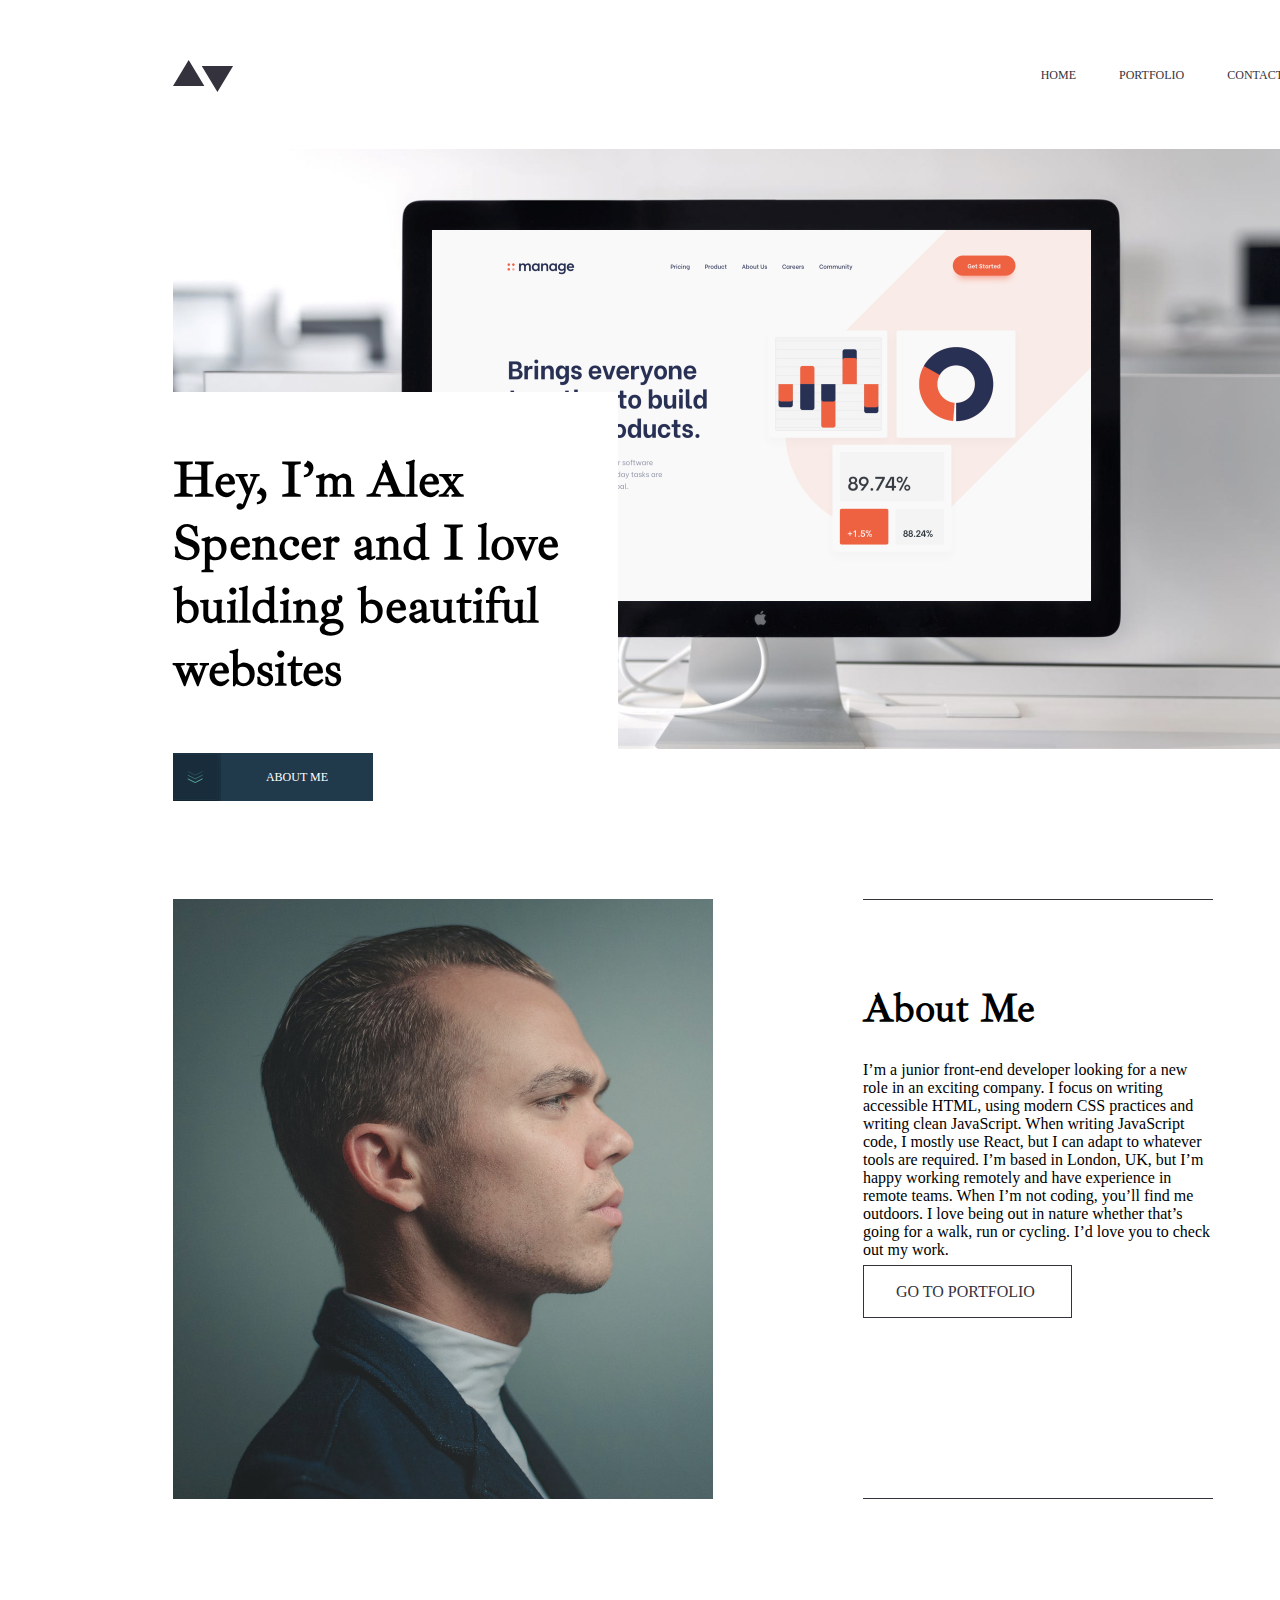
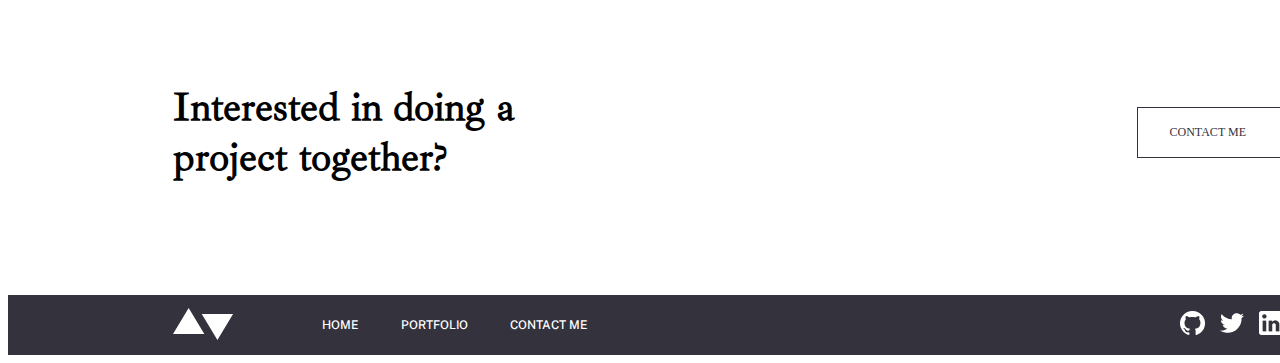
<file: index.html>
<!DOCTYPE html>
<html lang="en">
  <head>
    <meta charset="UTF-8" />
    <meta http-equiv="X-UA-Compatible" content="IE=edge" />
    <meta name="viewport" content="width=device-width, initial-scale=1.0" />
    <title>minimalist-portfolio-website</title>
    <link rel="stylesheet" href="./scss/main.css" />
  </head>
  <body>
    <div class="container">
      <header>
        <nav>
          <a href="./index.html" class="logo">
            <img src="./img/Combined_Shape_logo.svg" alt="logo" />
          </a>
          <a href="#"
            ><img src="./img/Group.svg" alt="hamburger" class="hamburger"
          /></a>
          <ul class="navbar_ul">
            <li><a href="./index.html" target="_self">HOME</a></li>
            <li><a href="./portfolio.html" target="_self">PORTFOLIO</a></li>
            <li><a href="#contact" target="_self" >CONTACT</a></li>
          </ul>
        </nav>
      </header>
      <main>
        <img src="./img/Bitmap@2x (1).jpg" alt="imgBg" class="imgBg" />

        <div class="content">
          <h1>Minimal list</h1>
          <h2>Hey, I’m Alex Spencer and I love building beautiful websites</h2>
          <div class="button_div">
            <img src="./img/Group_6.svg" alt="" />
            <a href="#">ABOUT ME</a>
          </div>
        </div>
      </main>
      <div class="about">
        <img src="./img/Group _5.jpg" alt="" class="img_about_desktop" />
        <img src="./img/tablet_about.jpg" alt="" class="img_about_tablet" />
        <div class="article">
          <h2>About Me</h2>
          <p>
            I’m a junior front-end developer looking for a new role in an
            exciting company. I focus on writing accessible HTML, using modern
            CSS practices and writing clean JavaScript. When writing JavaScript
            code, I mostly use React, but I can adapt to whatever tools are
            required. I’m based in London, UK, but I’m happy working remotely
            and have experience in remote teams. When I’m not coding, you’ll
            find me outdoors. I love being out in nature whether that’s going
            for a walk, run or cycling. I’d love you to check out my work.
          </p>
          <a href="#">GO TO PORTFOLIO</a>
        </div>
      </div>
      <div class="advaic" id="contact" >
        <h2>Interested in doing a project together?</h2>
        <a href="#">CONTACT ME</a>
      </div>
    </div>

    <div class="container-2">
      <footer>
        <div class="footerDivLeft">

          <a href="./index.html" target="_self"><img src="./img/logo_footer.svg" alt="logo" class="logoFooter"></a>
          <ul>
            <li><a href="./index.html" target="_blank">HOME</a></li>
            <li><a href="./portfolio.html" target="_self">PORTFOLIO</a></li>
            <li><a href="contact" target="_self">CONTACT ME</a></li>
          </ul>
        </div>
        <div class="footerDivRight">
          <ul>
            <li><a href="https://github.com/Nomozboyev/Apple-watch/stargazers" target="_blank"><img src="./img/git-logo.png" alt="git"> </a> </li>
            <li><a href="https://developer.twitter.com/en/docs/twitter-for-websites"><img src="./img/twitter-logo.png" alt="twitter"></a></li>
            <li><a href=""><img src="./img/in.png" alt="in"></a></li>
          </ul>
        </div>

      </footer>
    </div>
  </body>
</html>
</file>
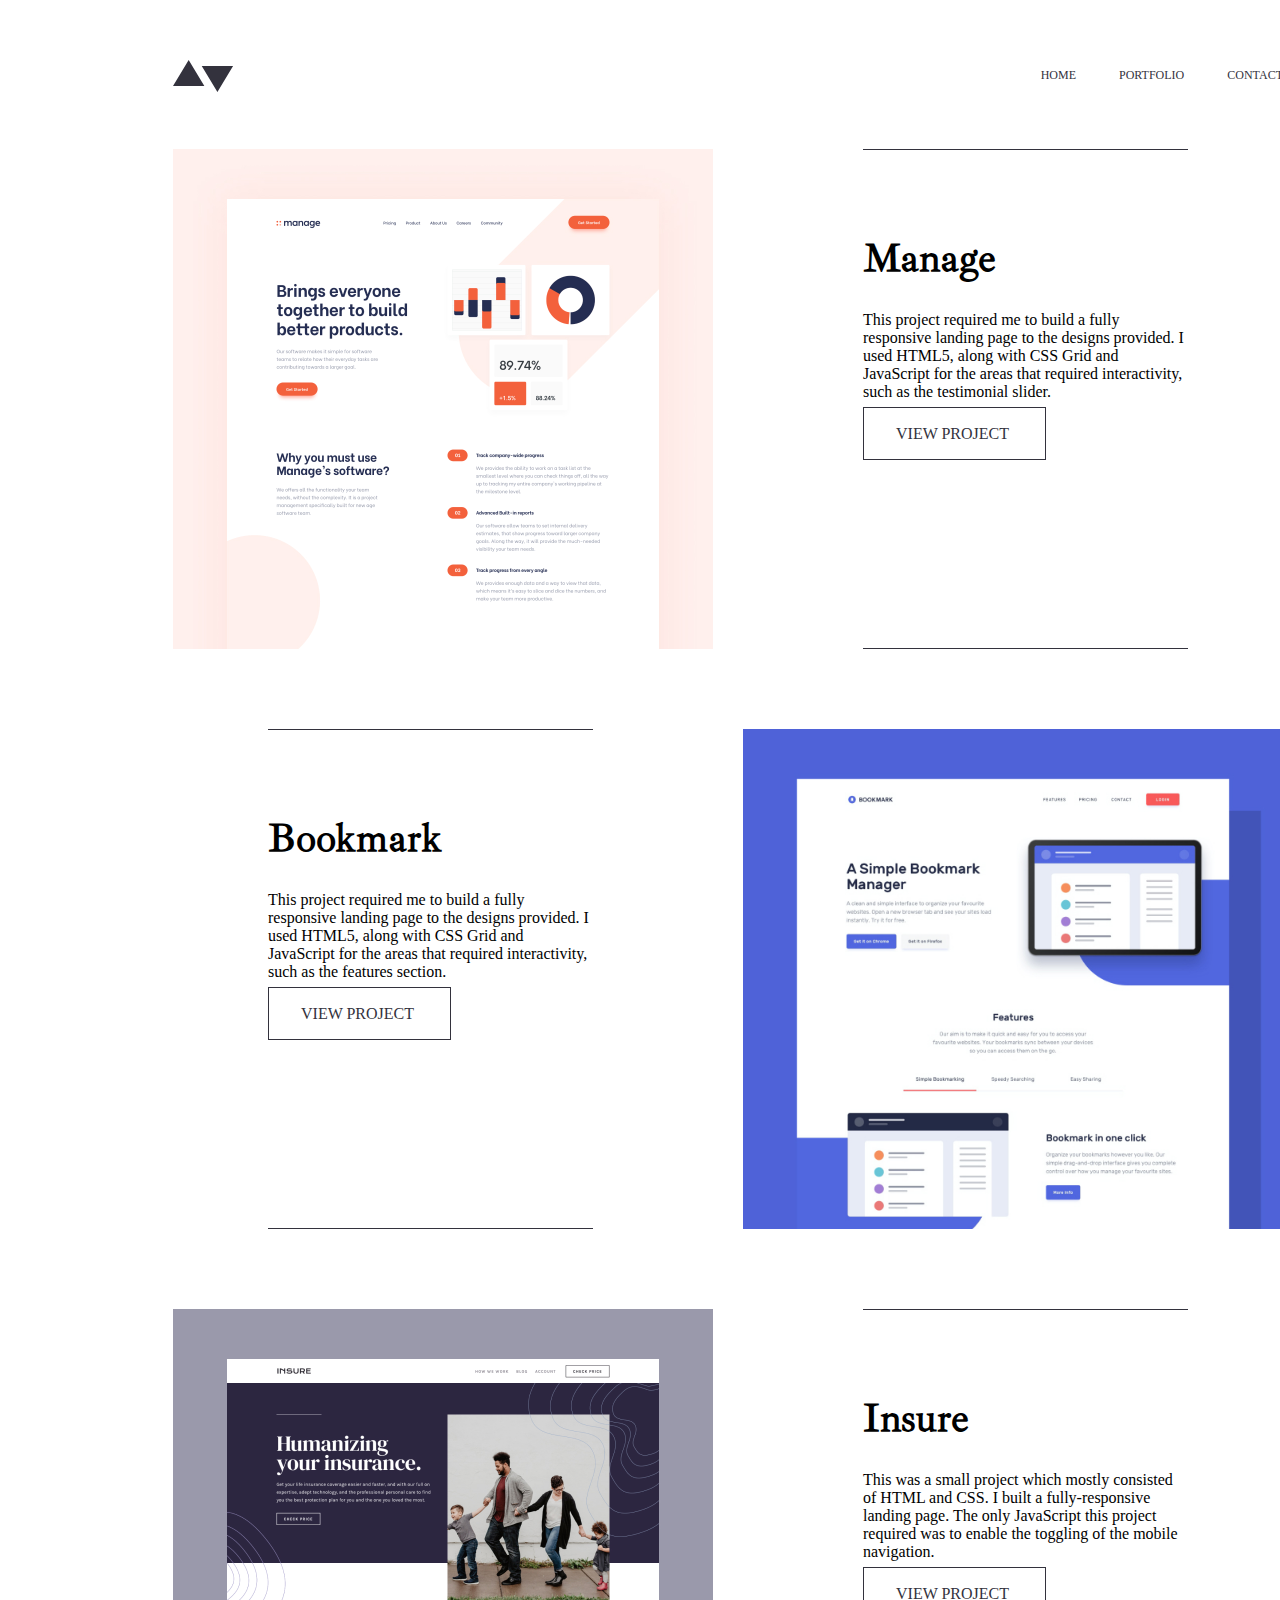
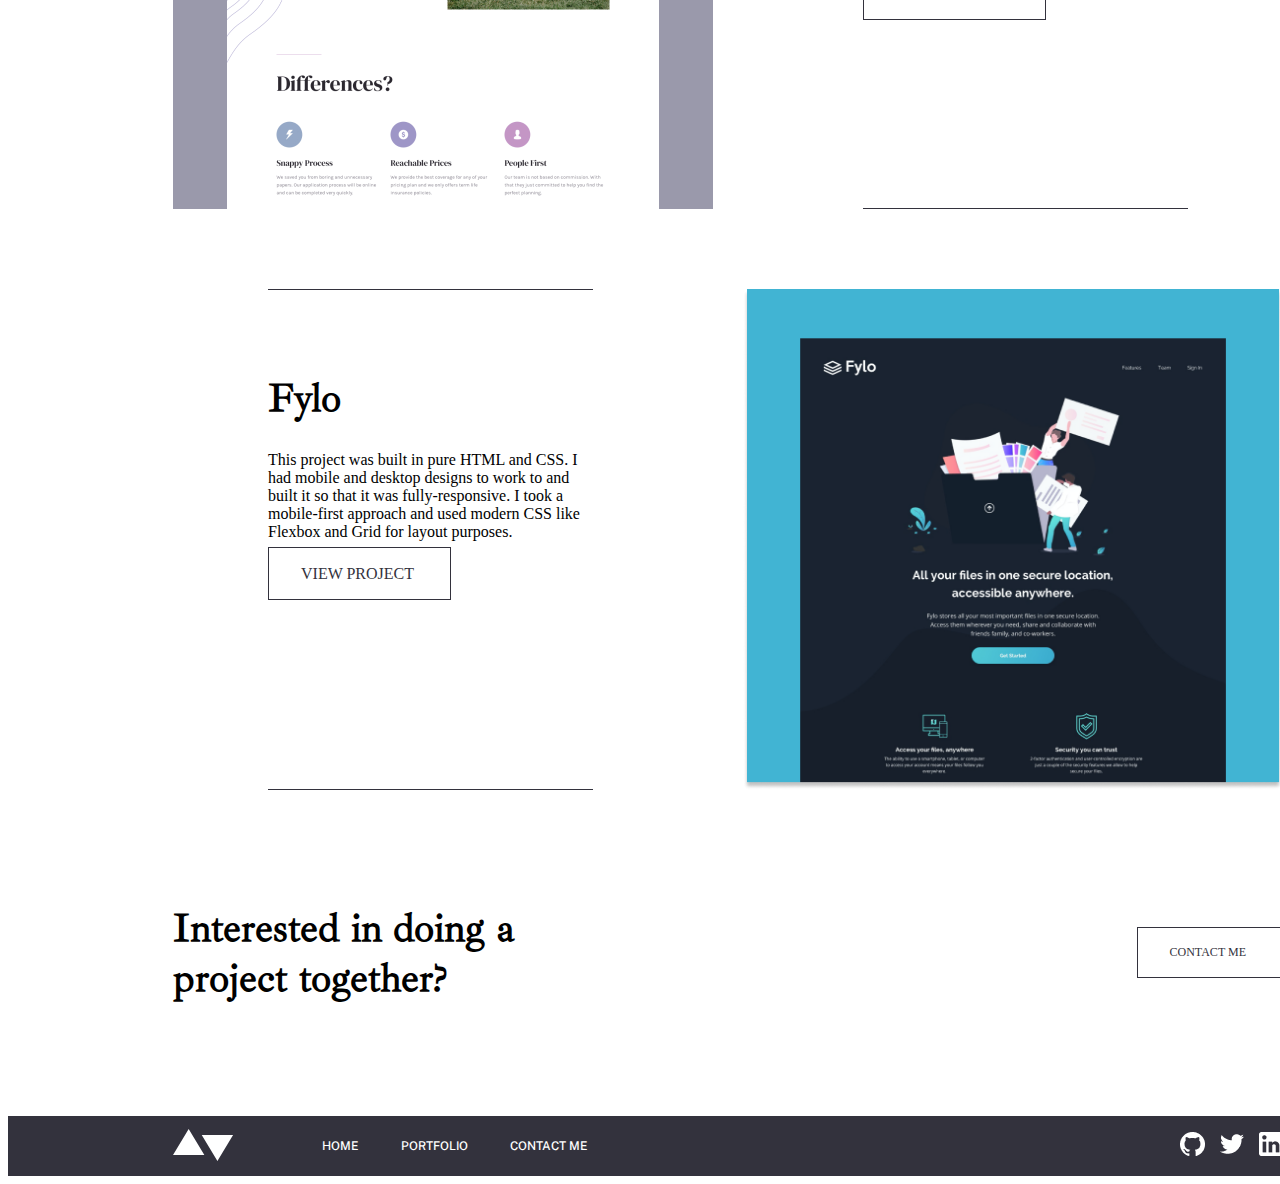
<file: portfolio.html>
<!DOCTYPE html>
<html lang="en">
  <head>
    <meta charset="UTF-8" />
    <meta http-equiv="X-UA-Compatible" content="IE=edge" />
    <meta name="viewport" content="width=device-width, initial-scale=1.0" />
    <title>Portfolio</title>
    <link rel="stylesheet" href="./scss/main.css" />
  </head>
  <body>
    <div class="container">
      <header>
        <nav>
          <a href="./index.html" class="logo">
            <img src="./img/Combined_Shape_logo.svg" alt="logo" />
          </a>
          <a href="#"
            ><img src="./img/Group.svg" alt="hamburger" class="hamburger"
          /></a>
          <ul class="navbar_ul">
            <li><a href="./index.html" target="_self">HOME</a></li>
            <li><a href="./portfolio.html" target="_self">PORTFOLIO</a></li>
            <li><a href="#contact" target="_self">CONTACT</a></li>
          </ul>
        </nav>
      </header>

      <!-- about 1 -->
      <div class="portfolio_about-1">
        <img
          src="./img/portfolio_about-desktop.jpg"
          alt=""
          class="img_about_desktop-1_1"
        />
        <img
          src="./img/portfolio_about-tablet.jpg"
          alt=""
          class="img_about_tablet-1_2"
        />
        <div class="article">
          <h2>Manage</h2>
          <p>
            This project required me to build a fully responsive landing page to
            the designs provided. I used HTML5, along with CSS Grid and
            JavaScript for the areas that required interactivity, such as the
            testimonial slider.
          </p>
          <a href="#">VIEW PROJECT</a>
        </div>
      </div>
      <!-- about 2 -->
      <div class="portfolio_about-2">
        <img
          src="./img/portfolio_about-img2.jpg"
          alt=""
          class="img_about_desktop-2_1"
        />
        <img
          
          src="./img/portfolio_about-img2.jpg"
          alt=""
          class="img_about_tablet-2_2"
        />
        <div class="article">
          <h2>Bookmark</h2>
          <p>
            This project required me to build a fully responsive landing page to
            the designs provided. I used HTML5, along with CSS Grid and
            JavaScript for the areas that required interactivity, such as the
            features section.
          </p>
          <a href="#">VIEW PROJECT</a>
        </div>
      </div>
      <!-- about 3 -->
      <div class="portfolio_about-1">
        <img
          src="./img/portfolio_about-img3.jpg"
          alt=""
          class="img_about_desktop-1_1"
        />
        <img
          src="./img/portfolio_about-img3.jpg"
          alt=""
          class="img_about_tablet-1_2"
        />
        <div class="article">
          <h2>Insure</h2>
          <p>
            This was a small project which mostly consisted of HTML and CSS. I
            built a fully-responsive landing page. The only JavaScript this
            project required was to enable the toggling of the mobile
            navigation.
          </p>
          <a href="#">VIEW PROJECT</a>
        </div>
      </div>
      <!-- aboutb 4 -->
      <div class="portfolio_about-2">
        <img
          src="./img/portfolio_about-img4.png"
          alt=""
          class="img_about_desktop-2_1"
        />
        <img
          src="./img/portfolio_about-img4.png"
          alt=""
          class="img_about_tablet-2_2"
        />
        <div class="article">
          <h2>Fylo</h2>
          <p>
            This project was built in pure HTML and CSS. I had mobile and
            desktop designs to work to and built it so that it was
            fully-responsive. I took a mobile-first approach and used modern CSS
            like Flexbox and Grid for layout purposes.
          </p>
          <a href="#">VIEW PROJECT</a>
        </div>
      </div>
      <div class="advaic" id="contact">
        <h2>Interested in doing a project together?</h2>
        <a href="#">CONTACT ME</a>
      </div>
    </div>
    <div class="container-2">
      <footer>
        <div class="footerDivLeft">
          <a href="./index.html" target="_self"
            ><img src="./img/logo_footer.svg" alt="logo" class="logoFooter"
          /></a>
          <ul>
            <li><a href="./index.html" target="_blank">HOME</a></li>
            <li><a href="./portfolio.html" target="_self">PORTFOLIO</a></li>
            <li><a href="contact" target="_self">CONTACT ME</a></li>
          </ul>
        </div>
        <div class="footerDivRight">
          <ul>
            <li>
              <a
                href="https://github.com/Nomozboyev/Apple-watch/stargazers"
                target="_blank"
                ><img src="./img/git-logo.png" alt="git" />
              </a>
            </li>
            <li>
              <a
                href="https://developer.twitter.com/en/docs/twitter-for-websites"
                ><img src="./img/twitter-logo.png" alt="twitter"
              /></a>
            </li>
            <li>
              <a href="#"><img src="./img/in.png" alt="in" /></a>
            </li>
          </ul>
        </div>
      </footer>
    </div>
  </body>
</html>
</file>
<file: scss/main.css>
.container {
  max-width: 1110px;
  width: 100%;
  margin: 0 auto;
  padding: 0 165px;
}

@media only screen and (max-width: 915px) {
  .container {
    padding-right: 40px;
    padding-left: 40px;
    margin: 0px auto;
  }
}
@media only screen and (max-width: 575px) {
  .container {
    padding-left: 32px;
    padding-right: 32px;
    margin: 0px auto;
  }
}
.container-2 {
  max-width: 1110px;
  width: 100%;
  margin: 0 auto;
  padding: 0 165px;
  background-color: #33323D;
}

@media only screen and (max-width: 915px) {
  .container-2 {
    padding-right: 40px;
    width: 100%;
    padding-left: 40px;
    margin: 0px auto;
  }
}
@media only screen and (max-width: 575px) {
  .container-2 {
    padding-left: 32px;
    padding-right: 32px;
    margin: 0px auto;
  }
}
.container {
  max-width: 1110px;
  width: 100%;
  margin: 0 auto;
  padding: 0 165px;
}

@media only screen and (max-width: 915px) {
  .container {
    padding-right: 40px;
    padding-left: 40px;
    margin: 0px auto;
  }
}
@media only screen and (max-width: 575px) {
  .container {
    padding-left: 32px;
    padding-right: 32px;
    margin: 0px auto;
  }
}
.container-2 {
  max-width: 1110px;
  width: 100%;
  margin: 0 auto;
  padding: 0 165px;
  background-color: #33323D;
}

@media only screen and (max-width: 915px) {
  .container-2 {
    padding-right: 40px;
    width: 100%;
    padding-left: 40px;
    margin: 0px auto;
  }
}
@media only screen and (max-width: 575px) {
  .container-2 {
    padding-left: 32px;
    padding-right: 32px;
    margin: 0px auto;
  }
}
@font-face {
  font-family: "Public";
  src: url(../fonts/PublicSans-Medium.ttf);
}
@font-face {
  font-family: "IbarraRegular";
  src: url(../fonts/IbarraRealNova-Regular.ttf);
}
header {
  width: 100%;
  margin: 56px auto 54px;
}
header nav {
  width: 100%;
  display: flex;
  justify-content: space-between;
  align-items: center;
}
header nav .logo {
  width: 60px;
  height: 32px;
  display: block;
}
header nav .hamburger {
  display: none;
  opacity: 0;
  width: 24px;
  height: 13px;
}
header nav .navbar_ul {
  list-style: none;
  display: flex;
  gap: 43px;
  font-size: 12px;
}
header nav .navbar_ul a {
  text-decoration: none;
  font-size: "publicis";
  color: #33323D;
}
header nav .navbar_ul a:hover {
  color: #5FB4A2;
}

@media only screen and (max-width: 915px) {
  .container {
    max-width: 688px;
    padding-left: 40px;
    padding-right: 40px;
  }
  .container header {
    margin: 64px auto 47px;
  }
}
@media only screen and (max-width: 915px) and (max-width: 575px) {
  .container {
    max-width: 311px;
    padding-left: 32px;
    padding-right: 32px;
  }
  .container header {
    margin: 32px auto 40px;
  }
  .container header ul {
    display: none;
  }
  .container header .hamburger {
    display: block;
    opacity: 1;
  }
}
main {
  width: 100%;
  height: 600px;
  background-image: url(../../img/Bitmap@2x\ \(1\).jpg);
  background-repeat: no-repeat;
  background-position: center;
  background-size: cover;
  display: flex;
  justify-content: start;
  align-items: flex-end;
  margin-bottom: 150px;
}
main .imgBg {
  display: none;
  width: 100%;
  height: 271px;
  opacity: 0;
}
main .content {
  max-width: 445px;
  max-height: 357px;
  background-color: white;
}
main .content h1 {
  display: none;
}
main .content h2 {
  font-size: 50px;
  font-weight: 700;
  font-family: "IbarraRegular";
  text-align: start;
  margin: 56px 55px 53px 0px;
}
main .content .button_div {
  background-color: #203A4C;
  width: 200px;
  height: 48px;
  display: flex;
}
main .content .button_div a {
  display: inline;
  text-align: center;
  text-decoration: none;
  color: white;
  font-size: 12px;
  width: 100%;
  height: 100%;
  padding-top: 17px;
  padding-bottom: 17px;
}
main .content .button_div img {
  width: 48px;
  height: 48px;
  background-color: #1b3243;
}

@media only screen and (max-width: 915px) {
  main {
    background-image: url(../../img/Bitmap@2x\ \(1\).jpg);
    background-repeat: no-repeat;
    background-position: center;
    background-size: cover;
    margin-bottom: 96px;
  }
  main .content {
    max-width: 514px;
    max-height: 278px;
  }
  main .content h2 {
    font-size: 40px;
  }
}
@media only screen and (max-width: 575px) {
  main {
    background-image: none;
    display: flex;
    flex-direction: column;
  }
  main .imgBg {
    display: block;
    opacity: 1;
    margin-bottom: 24px;
  }
  main .content {
    width: 100%;
    margin-bottom: 96px;
    height: auto;
  }
  main .content h2 {
    margin: 0px auto 32px;
  }
}
.about {
  width: 100%;
  display: flex;
  margin-bottom: 150px;
  margin-right: 95px;
}
.about .img_about_desktop {
  margin-right: 150px;
  max-width: 540px;
  max-height: 600px;
}
.about .img_about_tablet {
  display: none;
  width: 281px;
  height: 600px;
  opacity: 0;
}

.article {
  max-width: 350px;
  padding-top: 50px;
  padding-bottom: 46px;
  border-top: 1px solid #33323D;
  border-bottom: 1px solid #33323D;
}
.article h2 {
  font-size: 40px;
  font-family: "IbarraRegular";
  margin-bottom: 28px;
}
.article p {
  margin-bottom: 24px;
}
.article a {
  text-decoration: none;
  border: 1px solid #33323D;
  color: #33323D;
  text-align: center;
  padding-top: 17px;
  padding-right: 36px;
  padding-bottom: 17px;
  padding-left: 32px;
}

@media only screen and (max-width: 915px) {
  .about {
    margin-bottom: 69px;
    margin-right: 0px;
  }
  .about .img_about_desktop {
    display: none;
  }
  .about .img_about_tablet {
    display: block;
    opacity: 1;
    margin-right: 69px;
  }
  .about .article {
    max-width: 339px;
  }
}
@media only screen and (max-width: 575px) {
  .about {
    display: flex;
    flex-direction: column;
  }
  .about .img_about_desktop {
    display: block;
    width: 100%;
    margin-bottom: 32px;
    opacity: 1;
  }
  .about .img_about_tablet {
    display: none;
  }
  .about .article {
    width: 100%;
    padding-top: 32px;
    padding-bottom: 32px;
    margin-bottom: 51px;
  }
  .about .article h2 {
    margin-bottom: 28px;
  }
  .about .article p {
    margin-bottom: 24px;
  }
}
.portfolio_about-1 {
  display: flex;
  margin-bottom: 80px;
  margin-right: 95px;
}

.img_about_desktop-1_1 {
  margin-right: 150px;
  max-width: 540px;
}

.img_about_tablet-1_2 {
  display: none;
  width: 339px;
  opacity: 0;
}

@media only screen and (max-width: 915px) {
  .portfolio_about-1 {
    margin-bottom: 69px;
    margin-right: 0px;
  }
  .img_about_desktop-1_1 {
    display: none;
  }
  .img_about_tablet-1_2 {
    display: block;
    opacity: 1;
    margin-right: 69px;
  }
}
@media only screen and (max-width: 575px) {
  .portfolio_about-1 {
    display: flex;
    flex-direction: column;
  }
  .img_about_desktop-1_1 {
    display: block;
    width: 100%;
    opacity: 1;
    margin: 0px auto 32px;
  }
  .img_about_tablet-1_2 {
    display: none;
  }
}
.portfolio_about-2 {
  display: flex;
  flex-direction: row-reverse;
  margin-left: 95px;
  margin-bottom: 80px;
}

.img_about_desktop-2_1 {
  max-width: 540px;
  margin-left: 150px;
}

.img_about_tablet-2_2 {
  display: none;
  max-width: 339px;
  opacity: 0;
}

@media only screen and (max-width: 915px) {
  .portfolio_about-2 {
    margin-bottom: 69px;
    margin-left: 0px;
  }
  .img_about_desktop-2_1 {
    display: none;
  }
  .img_about_tablet-2_2 {
    display: block;
    opacity: 1;
    padding-left: 69px;
  }
}
@media only screen and (max-width: 575px) {
  .portfolio_about-2 {
    display: flex;
    flex-direction: column;
    margin: auto;
  }
  .img_about_desktop-2_1 {
    display: block;
    width: 100%;
    padding-bottom: 32px;
    opacity: 1;
    margin: 0px;
  }
  .img_about_tablet-2_2 {
    display: none;
    padding: 0px;
  }
}
.advaic {
  width: 100%;
  display: flex;
  gap: 32px;
  justify-content: space-between;
  align-items: center;
  margin-bottom: 80px;
}
.advaic h2 {
  font-size: 40px;
  font-weight: 700;
  font-family: "IbarraRegular";
  max-width: 350px;
}
.advaic span {
  max-width: 534px;
  border-bottom: 5px solid #33323D;
}
.advaic a {
  font-size: 12px;
  text-decoration: none;
  border: 1px solid #33323D;
  color: #33323D;
  text-align: center;
  padding-top: 17px;
  padding-right: 36px;
  padding-bottom: 17px;
  padding-left: 32px;
}

@media only screen and (max-width: 575px) {
  .advaic {
    display: flex;
    flex-direction: column;
    gap: 40px;
  }
  .advaic h2 {
    text-align: center;
  }
  .advaic a {
    text-align: center;
  }
}
footer {
  display: flex;
  justify-content: space-between;
  align-items: center;
  background-color: #33323D;
  width: 100%;
}

.footerDivLeft {
  display: flex;
  gap: 48px;
  align-items: center;
}
.footerDivLeft ul {
  display: flex;
  gap: 42px;
  list-style: none;
}
.footerDivLeft a {
  display: block;
  text-decoration: none;
  color: white;
  font-family: "Public";
  font-size: 12px;
}

.footerDivRight ul {
  list-style: none;
  display: flex;
  gap: 15px;
  align-items: center;
}

@media only screen and (max-width: 575px) {
  footer {
    display: flex;
    justify-content: center;
    flex-direction: column;
    background-color: #33323D;
    padding-top: 56px;
    padding-bottom: 56px;
  }
  footer .footerDivLeft {
    flex-direction: column;
  }
  footer .footerDivLeft ul {
    flex-direction: column;
    padding: 0;
    justify-content: center;
    align-items: center;
  }
  footer .footerDivRight ul {
    padding: 0;
  }
}/*# sourceMappingURL=main.css.map */
</file>
